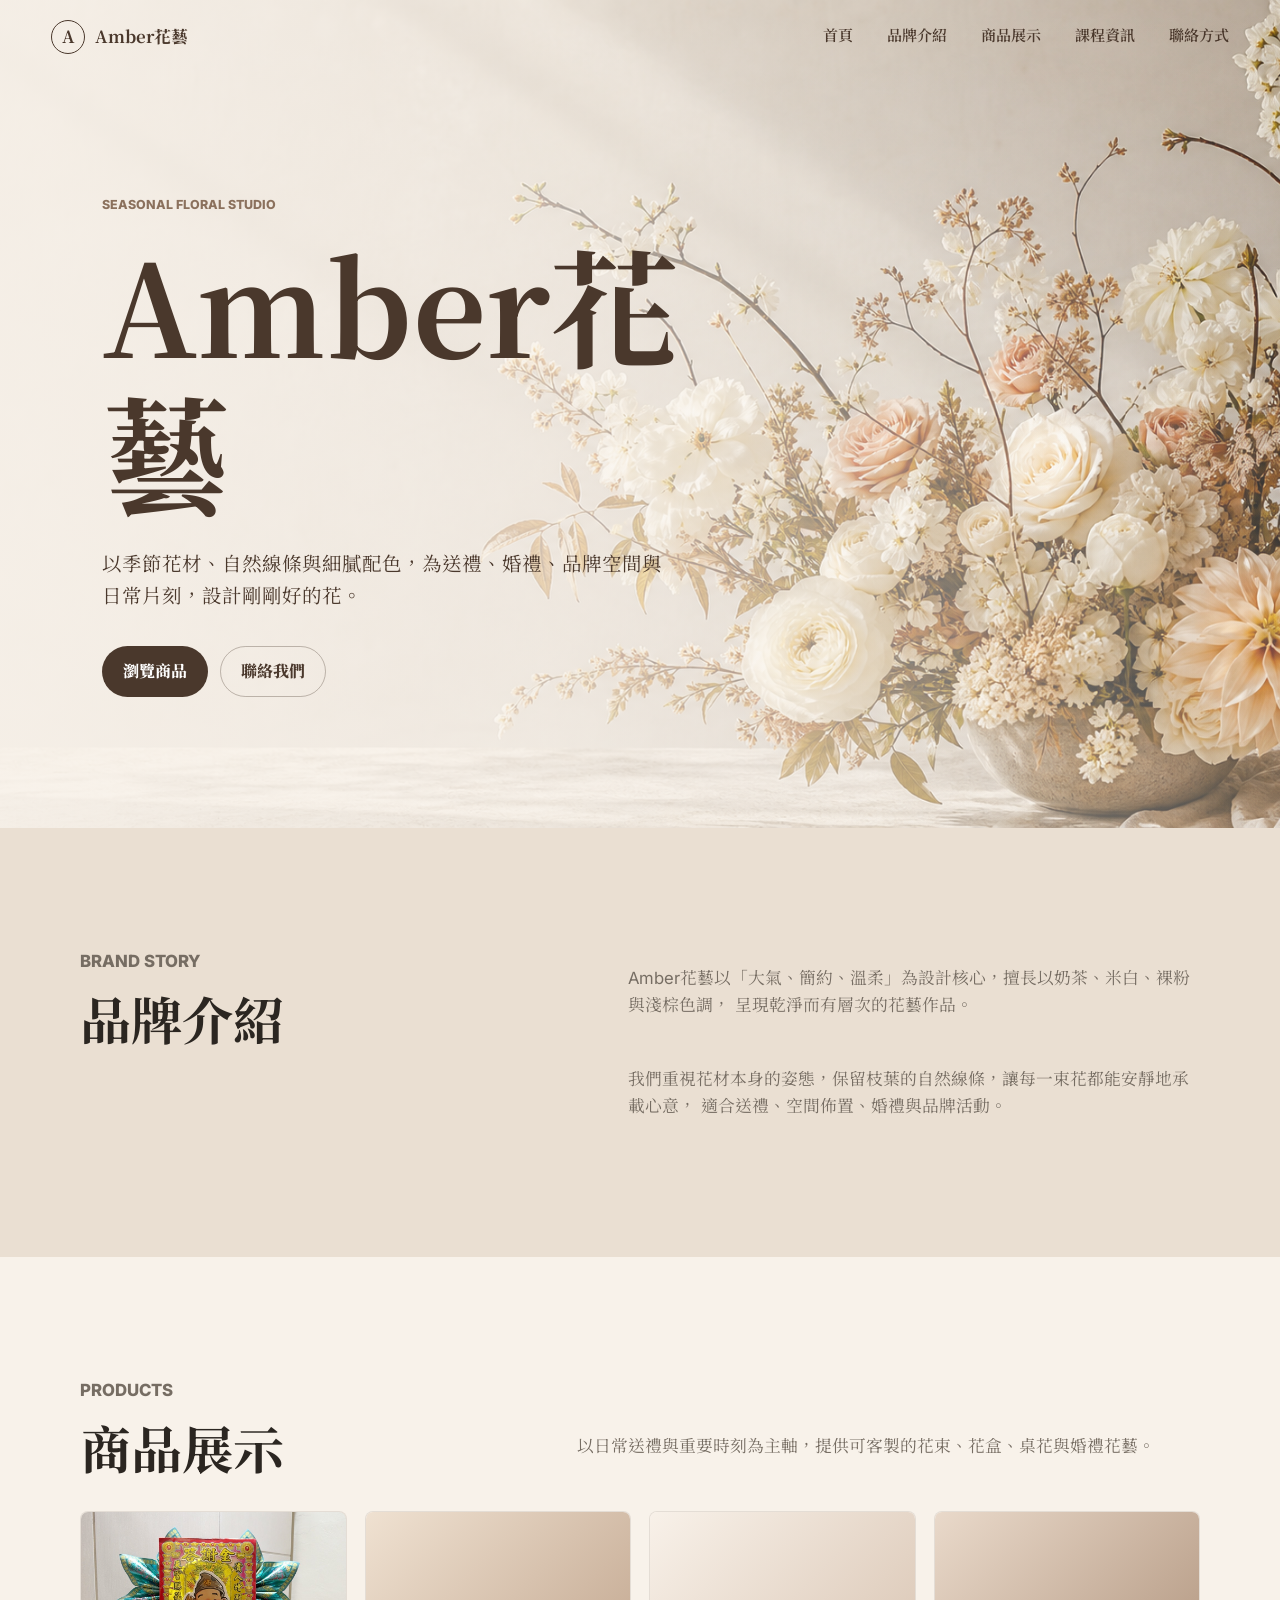
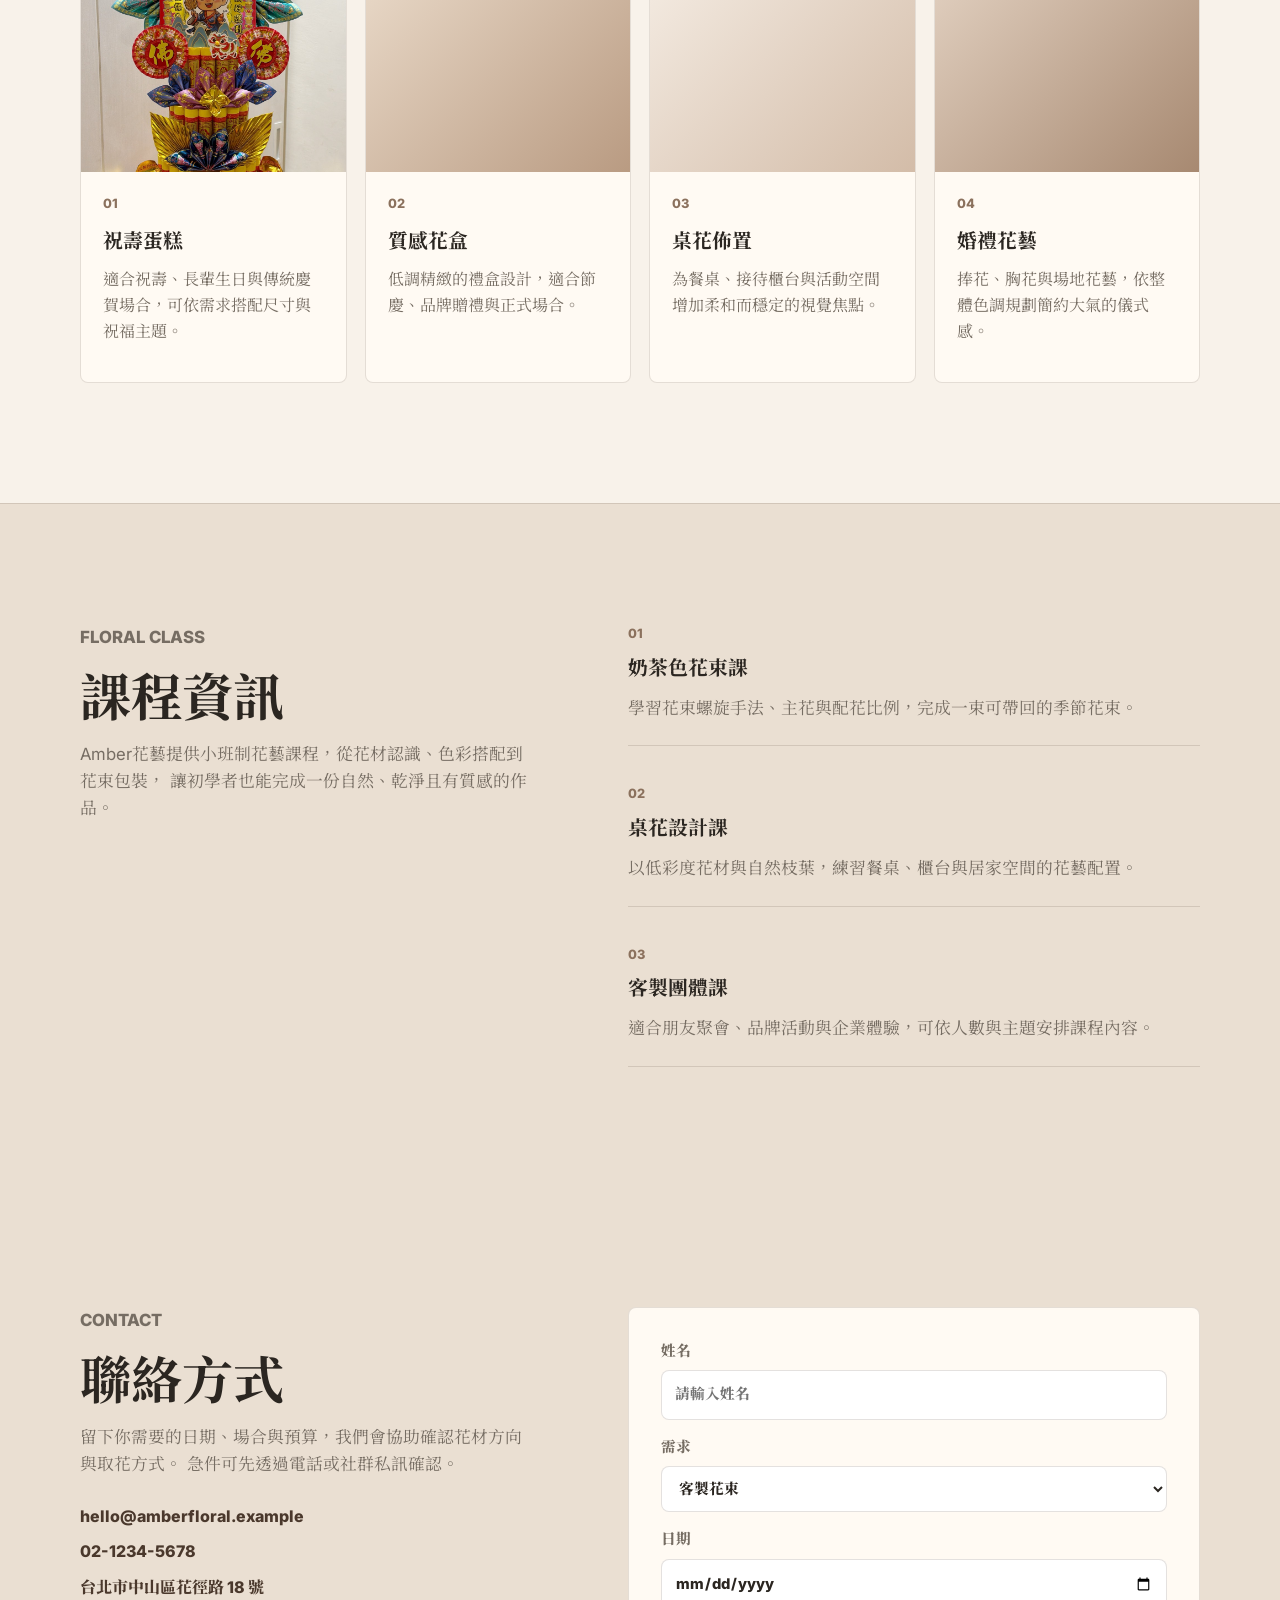
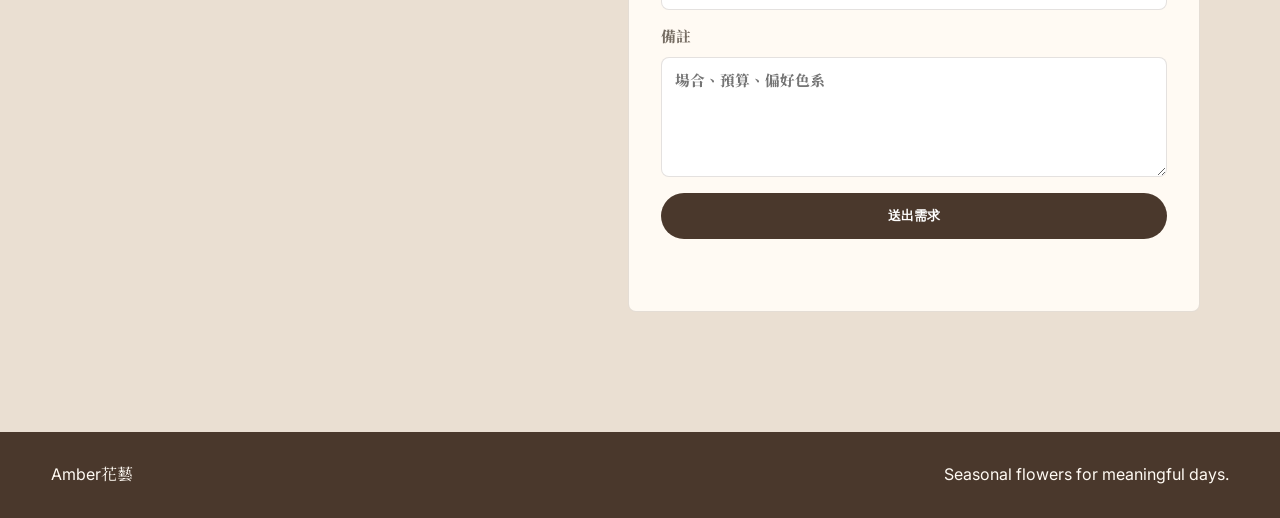
<file: amber-floral-frontend/index.html>
<!doctype html>
<html lang="zh-Hant">
  <head>
    <meta charset="UTF-8" />
    <meta name="viewport" content="width=device-width, initial-scale=1.0" />
    <title>Amber花藝 | 奶茶色系質感花藝</title>
    <meta
      name="description"
      content="Amber花藝以奶茶色系、自然線條與季節花材，提供質感花束、桌花、婚禮花藝與品牌花禮。"
    />
    <link rel="preconnect" href="https://fonts.googleapis.com" />
    <link rel="preconnect" href="https://fonts.gstatic.com" crossorigin />
    <link
      href="https://fonts.googleapis.com/css2?family=Noto+Serif+TC:wght@500;700&family=Inter:wght@400;500;600;700&display=swap"
      rel="stylesheet"
    />
    <link rel="stylesheet" href="./styles.css" />
  </head>
  <body>
    <header class="site-header">
      <a class="brand" href="#home" aria-label="Amber花藝首頁">
        <span class="brand-mark">A</span>
        <span>Amber花藝</span>
      </a>
      <button class="nav-toggle" type="button" aria-label="開啟選單" aria-expanded="false">
        <span></span>
        <span></span>
      </button>
      <nav class="site-nav" aria-label="主要導覽">
        <a href="#home">首頁</a>
        <a href="#about">品牌介紹</a>
        <a href="#products">商品展示</a>
        <a href="#courses">課程資訊</a>
        <a href="#contact">聯絡方式</a>
      </nav>
    </header>

    <main>
      <section class="hero" id="home">
        <img class="hero-image" src="./assets/hero-amber-floral.png" alt="奶茶色系花藝作品與自然光氛圍" />
        <div class="hero-overlay"></div>
        <div class="hero-content">
          <p class="eyebrow">Seasonal floral studio</p>
          <h1>Amber花藝</h1>
          <p class="hero-copy">
            以季節花材、自然線條與細膩配色，為送禮、婚禮、品牌空間與日常片刻，設計剛剛好的花。
          </p>
          <div class="hero-actions">
            <a class="button primary" href="#products">瀏覽商品</a>
            <a class="button secondary" href="#contact">聯絡我們</a>
          </div>
        </div>
      </section>

      <section class="intro section-band" id="about">
        <div class="section-inner intro-grid">
          <div>
            <p class="eyebrow">Brand story</p>
            <h2>品牌介紹</h2>
          </div>
          <div class="intro-copy">
            <p>
              Amber花藝以「大氣、簡約、溫柔」為設計核心，擅長以奶茶、米白、裸粉與淺棕色調，
              呈現乾淨而有層次的花藝作品。
            </p>
            <p>
              我們重視花材本身的姿態，保留枝葉的自然線條，讓每一束花都能安靜地承載心意，
              適合送禮、空間佈置、婚禮與品牌活動。
            </p>
          </div>
        </div>
      </section>

      <section class="products" id="products">
        <div class="section-inner">
          <div class="section-heading split">
            <div>
              <p class="eyebrow">Products</p>
              <h2>商品展示</h2>
            </div>
            <p>以日常送禮與重要時刻為主軸，提供可客製的花束、花盒、桌花與婚禮花藝。</p>
          </div>
          <div class="product-grid">
            <article class="product-card product-one">
              <div class="product-visual">
                <img src="./birthday-cake.jpg" alt="祝壽蛋糕作品" />
              </div>
              <div class="product-content">
                <span>01</span>
                <h3>祝壽蛋糕</h3>
                <p>適合祝壽、長輩生日與傳統慶賀場合，可依需求搭配尺寸與祝福主題。</p>
              </div>
            </article>
            <article class="product-card product-two">
              <div class="product-visual"></div>
              <div class="product-content">
                <span>02</span>
                <h3>質感花盒</h3>
                <p>低調精緻的禮盒設計，適合節慶、品牌贈禮與正式場合。</p>
              </div>
            </article>
            <article class="product-card product-three">
              <div class="product-visual"></div>
              <div class="product-content">
                <span>03</span>
                <h3>桌花佈置</h3>
                <p>為餐桌、接待櫃台與活動空間增加柔和而穩定的視覺焦點。</p>
              </div>
            </article>
            <article class="product-card product-four">
              <div class="product-visual"></div>
              <div class="product-content">
                <span>04</span>
                <h3>婚禮花藝</h3>
                <p>捧花、胸花與場地花藝，依整體色調規劃簡約大氣的儀式感。</p>
              </div>
            </article>
          </div>
        </div>
      </section>

      <section class="courses section-band" id="courses">
        <div class="section-inner course-grid">
          <div>
            <p class="eyebrow">Floral class</p>
            <h2>課程資訊</h2>
            <p>
              Amber花藝提供小班制花藝課程，從花材認識、色彩搭配到花束包裝，
              讓初學者也能完成一份自然、乾淨且有質感的作品。
            </p>
          </div>
          <div class="course-list">
            <article class="course-item">
              <span>01</span>
              <h3>奶茶色花束課</h3>
              <p>學習花束螺旋手法、主花與配花比例，完成一束可帶回的季節花束。</p>
            </article>
            <article class="course-item">
              <span>02</span>
              <h3>桌花設計課</h3>
              <p>以低彩度花材與自然枝葉，練習餐桌、櫃台與居家空間的花藝配置。</p>
            </article>
            <article class="course-item">
              <span>03</span>
              <h3>客製團體課</h3>
              <p>適合朋友聚會、品牌活動與企業體驗，可依人數與主題安排課程內容。</p>
            </article>
          </div>
        </div>
      </section>

      <section class="contact section-band" id="contact">
        <div class="section-inner contact-grid">
          <div>
            <p class="eyebrow">Contact</p>
            <h2>聯絡方式</h2>
            <p>
              留下你需要的日期、場合與預算，我們會協助確認花材方向與取花方式。
              急件可先透過電話或社群私訊確認。
            </p>
            <div class="contact-details">
              <a href="mailto:hello@amberfloral.example">hello@amberfloral.example</a>
              <a href="tel:+886212345678">02-1234-5678</a>
              <span>台北市中山區花徑路 18 號</span>
            </div>
          </div>
          <form class="contact-form">
            <label>
              姓名
              <input type="text" name="name" placeholder="請輸入姓名" />
            </label>
            <label>
              需求
              <select name="service">
                <option>客製花束</option>
                <option>質感花盒</option>
                <option>桌花佈置</option>
                <option>婚禮花藝</option>
              </select>
            </label>
            <label>
              日期
              <input type="date" name="date" />
            </label>
            <label>
              備註
              <textarea name="message" rows="4" placeholder="場合、預算、偏好色系"></textarea>
            </label>
            <button class="button primary" type="submit">送出需求</button>
            <p class="form-note" role="status" aria-live="polite"></p>
          </form>
        </div>
      </section>
    </main>

    <footer class="site-footer">
      <span>Amber花藝</span>
      <span>Seasonal flowers for meaningful days.</span>
    </footer>

    <script src="./script.js"></script>
  </body>
</html>
</file>
<file: amber-floral-frontend/styles.css>
:root {
  --ink: #2b2621;
  --muted: #766d63;
  --paper: #f8f2ea;
  --linen: #eadfD2;
  --milk: #d8c5b1;
  --mocha: #8b715d;
  --coffee: #4a382c;
  --cream: #fffaf3;
  --line: rgba(74, 56, 44, 0.15);
  --shadow: 0 22px 54px rgba(74, 56, 44, 0.12);
}

* {
  box-sizing: border-box;
}

html {
  scroll-behavior: smooth;
}

body {
  margin: 0;
  background: var(--paper);
  color: var(--ink);
  font-family: Inter, "Noto Serif TC", system-ui, sans-serif;
  line-height: 1.6;
}

img {
  display: block;
  max-width: 100%;
}

a {
  color: inherit;
  text-decoration: none;
}

.site-header {
  position: fixed;
  top: 0;
  left: 0;
  z-index: 20;
  display: flex;
  align-items: center;
  justify-content: space-between;
  width: 100%;
  padding: 18px clamp(18px, 4vw, 56px);
  color: var(--coffee);
  transition: background 180ms ease, box-shadow 180ms ease, color 180ms ease;
}

.site-header.is-scrolled,
.site-header.is-open {
  background: rgba(248, 242, 234, 0.94);
  box-shadow: 0 10px 30px rgba(74, 56, 44, 0.07);
  color: var(--ink);
  backdrop-filter: blur(18px);
}

.brand {
  display: inline-flex;
  align-items: center;
  gap: 10px;
  font-family: "Noto Serif TC", serif;
  font-size: 1.05rem;
  font-weight: 700;
  letter-spacing: 0;
}

.brand-mark {
  display: grid;
  width: 34px;
  height: 34px;
  place-items: center;
  border: 1px solid currentColor;
  border-radius: 999px;
  font-family: "Noto Serif TC", serif;
}

.site-nav {
  display: flex;
  gap: clamp(18px, 3vw, 34px);
  align-items: center;
  font-size: 0.94rem;
  font-weight: 600;
}

.site-nav a {
  padding: 6px 0;
  border-bottom: 1px solid transparent;
}

.site-nav a:hover {
  border-color: currentColor;
}

.nav-toggle {
  display: none;
  width: 42px;
  height: 42px;
  border: 1px solid currentColor;
  border-radius: 50%;
  background: transparent;
  color: inherit;
}

.nav-toggle span {
  display: block;
  width: 18px;
  height: 1px;
  margin: 6px auto;
  background: currentColor;
}

.hero {
  position: relative;
  min-height: 92vh;
  display: grid;
  align-items: center;
  overflow: hidden;
  background: var(--paper);
}

.hero-image {
  position: absolute;
  inset: 0;
  width: 100%;
  height: 100%;
  object-fit: cover;
}

.hero-overlay {
  position: absolute;
  inset: 0;
  background:
    linear-gradient(90deg, rgba(248, 242, 234, 0.9), rgba(248, 242, 234, 0.68) 43%, rgba(248, 242, 234, 0.08)),
    linear-gradient(0deg, rgba(248, 242, 234, 0.24), rgba(248, 242, 234, 0));
}

.hero-content {
  position: relative;
  z-index: 1;
  width: min(680px, calc(100% - 36px));
  margin-left: clamp(18px, 8vw, 110px);
  padding-top: 64px;
  color: var(--coffee);
}

.eyebrow {
  margin: 0 0 14px;
  color: var(--mocha);
  font-size: 0.78rem;
  font-weight: 800;
  letter-spacing: 0;
  text-transform: uppercase;
}

.hero .eyebrow {
  color: var(--mocha);
}

h1,
h2,
h3,
p {
  overflow-wrap: anywhere;
}

h1,
h2,
h3 {
  margin: 0;
  font-family: "Noto Serif TC", serif;
  line-height: 1.16;
}

h1 {
  font-size: clamp(3.5rem, 10vw, 8rem);
  font-weight: 700;
}

h2 {
  font-size: clamp(2rem, 4vw, 3.45rem);
}

h3 {
  font-size: 1.24rem;
}

.hero-copy {
  max-width: 570px;
  margin: 24px 0 0;
  font-size: clamp(1rem, 1.6vw, 1.22rem);
}

.hero-actions {
  display: flex;
  flex-wrap: wrap;
  gap: 12px;
  margin-top: 34px;
}

.button {
  display: inline-flex;
  min-height: 46px;
  align-items: center;
  justify-content: center;
  padding: 12px 20px;
  border: 1px solid transparent;
  border-radius: 999px;
  font-weight: 800;
  transition: transform 160ms ease, background 160ms ease, color 160ms ease;
}

.button:hover {
  transform: translateY(-2px);
}

.button.primary {
  background: var(--coffee);
  color: #fff;
}

.button.secondary {
  border-color: rgba(74, 56, 44, 0.32);
  color: var(--coffee);
}

.section-band {
  background: var(--linen);
}

.section-inner {
  width: min(1120px, calc(100% - 36px));
  margin: 0 auto;
  padding: clamp(70px, 10vw, 120px) 0;
}

.intro-grid,
.contact-grid,
.course-grid {
  display: grid;
  grid-template-columns: minmax(0, 0.8fr) minmax(0, 1fr);
  gap: clamp(32px, 7vw, 92px);
  align-items: start;
}

.intro-copy {
  display: grid;
  gap: 14px;
}

.intro p,
.courses p,
.contact p,
.section-heading p {
  color: var(--muted);
  font-size: 1.05rem;
}

.section-heading {
  margin-bottom: 34px;
}

.section-heading.split {
  display: grid;
  grid-template-columns: minmax(0, 0.75fr) minmax(0, 1fr);
  gap: 30px;
  align-items: end;
}

.product-grid {
  display: grid;
  grid-template-columns: repeat(4, minmax(0, 1fr));
  gap: 18px;
}

.product-card {
  overflow: hidden;
  border: 1px solid var(--line);
  border-radius: 8px;
  background: var(--cream);
}

.product-visual {
  min-height: 260px;
  background:
    linear-gradient(0deg, rgba(255, 250, 243, 0.52), rgba(255, 250, 243, 0.08)),
    linear-gradient(135deg, #f4ece1, #cdb49d);
}

.product-visual img {
  width: 100%;
  height: 260px;
  object-fit: cover;
  object-position: center 42%;
}

.product-content {
  padding: 22px;
}

.product-content span {
  display: block;
  margin-bottom: 14px;
  color: var(--mocha);
  font-size: 0.8rem;
  font-weight: 800;
}

.product-content p {
  color: var(--muted);
}

.product-two .product-visual {
  background: linear-gradient(135deg, #efe1d1, #b99b82);
}

.product-three .product-visual {
  background: linear-gradient(135deg, #f8f1e9, #d3bca8);
}

.product-four .product-visual {
  background: linear-gradient(135deg, #e9d9ca, #a78971);
}

.courses {
  border-top: 1px solid var(--line);
}

.course-list {
  display: grid;
  gap: 14px;
}

.course-item {
  padding: 24px 0;
  border-bottom: 1px solid var(--line);
}

.course-item:first-child {
  padding-top: 0;
}

.course-item span {
  display: block;
  margin-bottom: 10px;
  color: var(--mocha);
  font-size: 0.8rem;
  font-weight: 800;
}

.course-item p {
  margin-bottom: 0;
}

.contact-details {
  display: grid;
  gap: 10px;
  margin-top: 26px;
  color: var(--coffee);
  font-weight: 800;
}

.contact-form {
  display: grid;
  gap: 16px;
  padding: clamp(20px, 4vw, 32px);
  border: 1px solid var(--line);
  border-radius: 8px;
  background: var(--cream);
  box-shadow: none;
}

label {
  display: grid;
  gap: 7px;
  color: var(--muted);
  font-size: 0.92rem;
  font-weight: 800;
}

input,
select,
textarea {
  width: 100%;
  border: 1px solid var(--line);
  border-radius: 8px;
  background: #fff;
  color: var(--ink);
  font: inherit;
  padding: 12px 13px;
}

textarea {
  resize: vertical;
}

.form-note {
  min-height: 24px;
  margin: 0;
  color: var(--coffee);
  font-weight: 800;
}

.site-footer {
  display: flex;
  justify-content: space-between;
  gap: 18px;
  padding: 30px clamp(18px, 4vw, 56px);
  background: var(--coffee);
  color: var(--cream);
}

@media (max-width: 820px) {
  .nav-toggle {
    display: inline-block;
  }

  .site-nav {
    position: absolute;
    top: 76px;
    right: 18px;
    left: 18px;
    display: none;
    flex-direction: column;
    align-items: stretch;
    gap: 0;
    padding: 14px;
    border: 1px solid var(--line);
    border-radius: 8px;
    background: var(--cream);
    color: var(--ink);
    box-shadow: var(--shadow);
  }

  .site-header.is-open .site-nav {
    display: flex;
  }

  .site-nav a {
    padding: 13px 8px;
  }

  .hero {
    min-height: 86vh;
  }

  .hero-overlay {
    background: linear-gradient(90deg, rgba(248, 242, 234, 0.94), rgba(248, 242, 234, 0.7));
  }

  .hero-content {
    margin-left: 18px;
  }

  .intro-grid,
  .contact-grid,
  .course-grid,
  .section-heading.split {
    grid-template-columns: 1fr;
  }

  .product-grid {
    grid-template-columns: repeat(2, minmax(0, 1fr));
  }

  .site-footer {
    flex-direction: column;
  }
}

@media (max-width: 620px) {
  .product-grid {
    grid-template-columns: 1fr;
  }
}

@media (max-width: 520px) {
  .hero-actions,
  .button {
    width: 100%;
  }

  h1 {
    font-size: clamp(3rem, 18vw, 4.5rem);
  }
}
</file>
